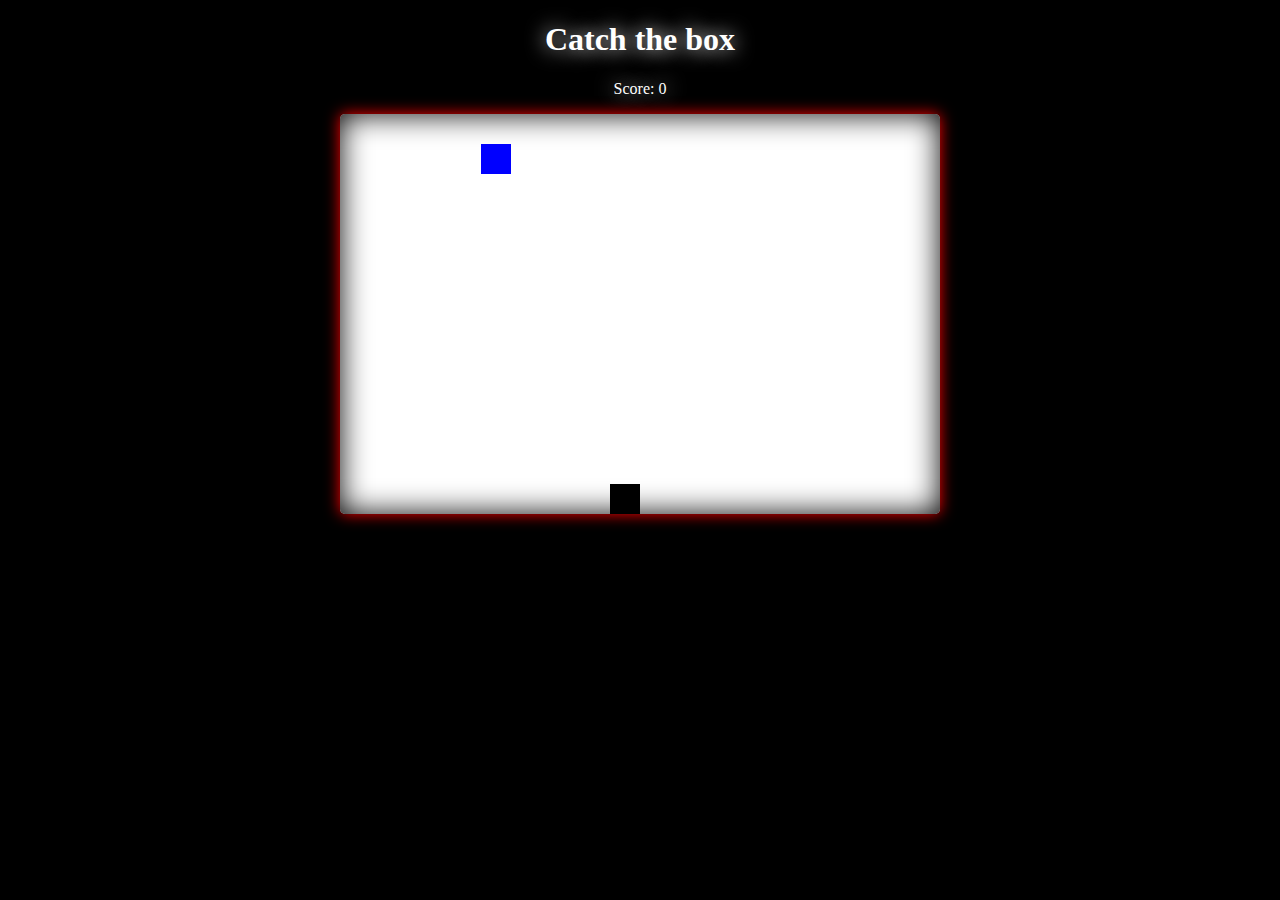
<file: catch-box/index.html>
<!DOCTYPE html>
<html lang="en">
<head>
    <meta charset="UTF-8">
    <meta name="viewport" content="width=device-width, initial-scale=1.0">
    <title>Catch-box</title>
    <link rel="stylesheet" href="style.css">
</head>
<body>
    <h1>Catch the box</h1>
    <p>Score: <span id="score">0</span></p>
    <canvas id="canvas"></canvas>
    <script src="script.js"></script>
</body>
</html>
</file>
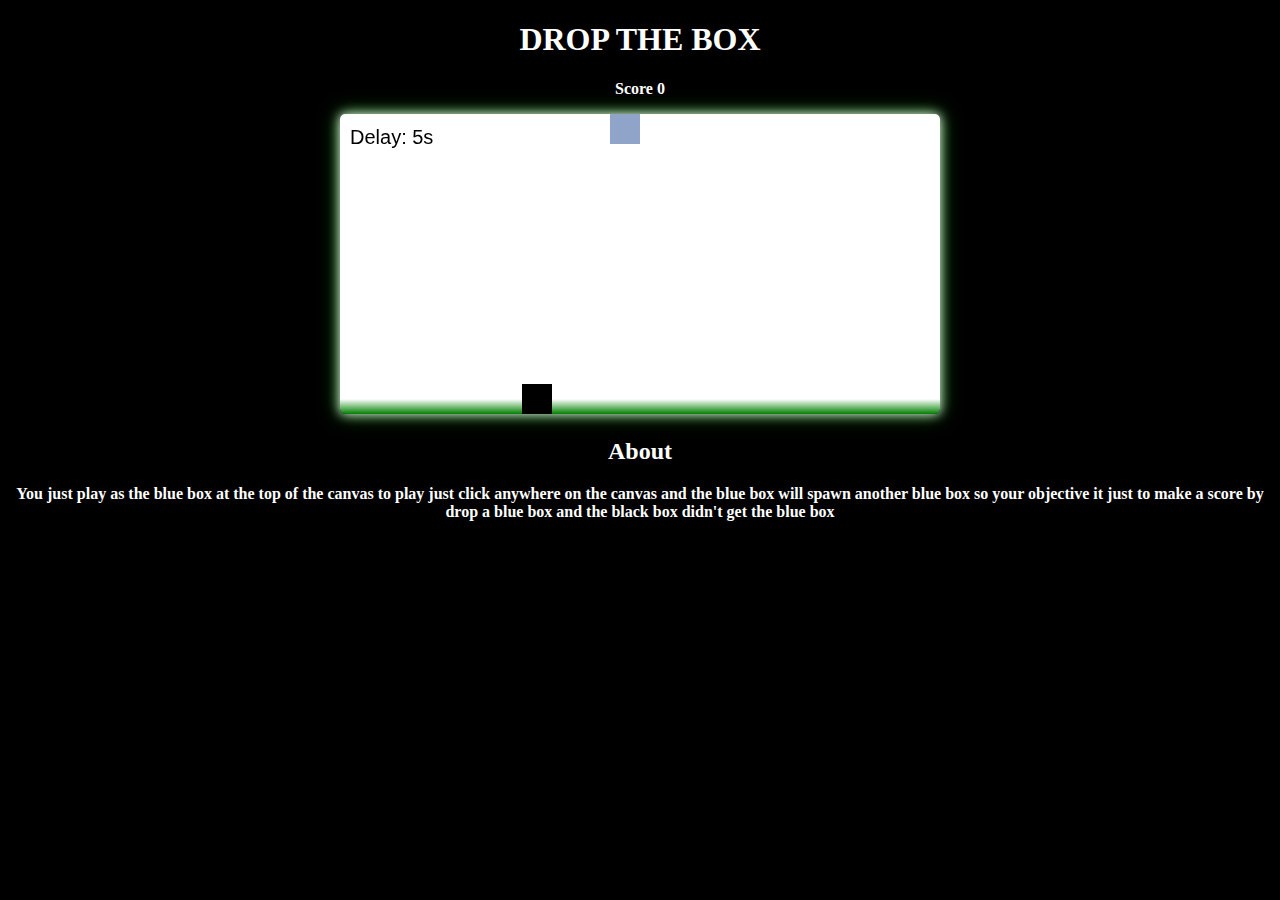
<file: drop-box/index.html>
<!DOCTYPE html>
<html lang="en">
<head>
    <meta charset="UTF-8">
    <meta name="viewport" content="width=device-width, initial-scale=1.0">
    <title>Drop-box</title>
    <link rel="stylesheet" href="style.css">
</head>
<body>
    <h1>DROP THE BOX</h1>

    <p>Score <span id="score">0</span></p>
    <canvas id="canvas">UPDATE YOUR BROWSER!</canvas>
    <h2>About</h2>
    <p>You just play as the blue box at the top of the canvas to play just click anywhere on the
        canvas and the blue box will spawn another blue box so your objective it just to make a 
        score by drop a blue box and the black box didn't get the blue box
    </p>
    <script src="script.js"></script>
</body>
</html>
</file>
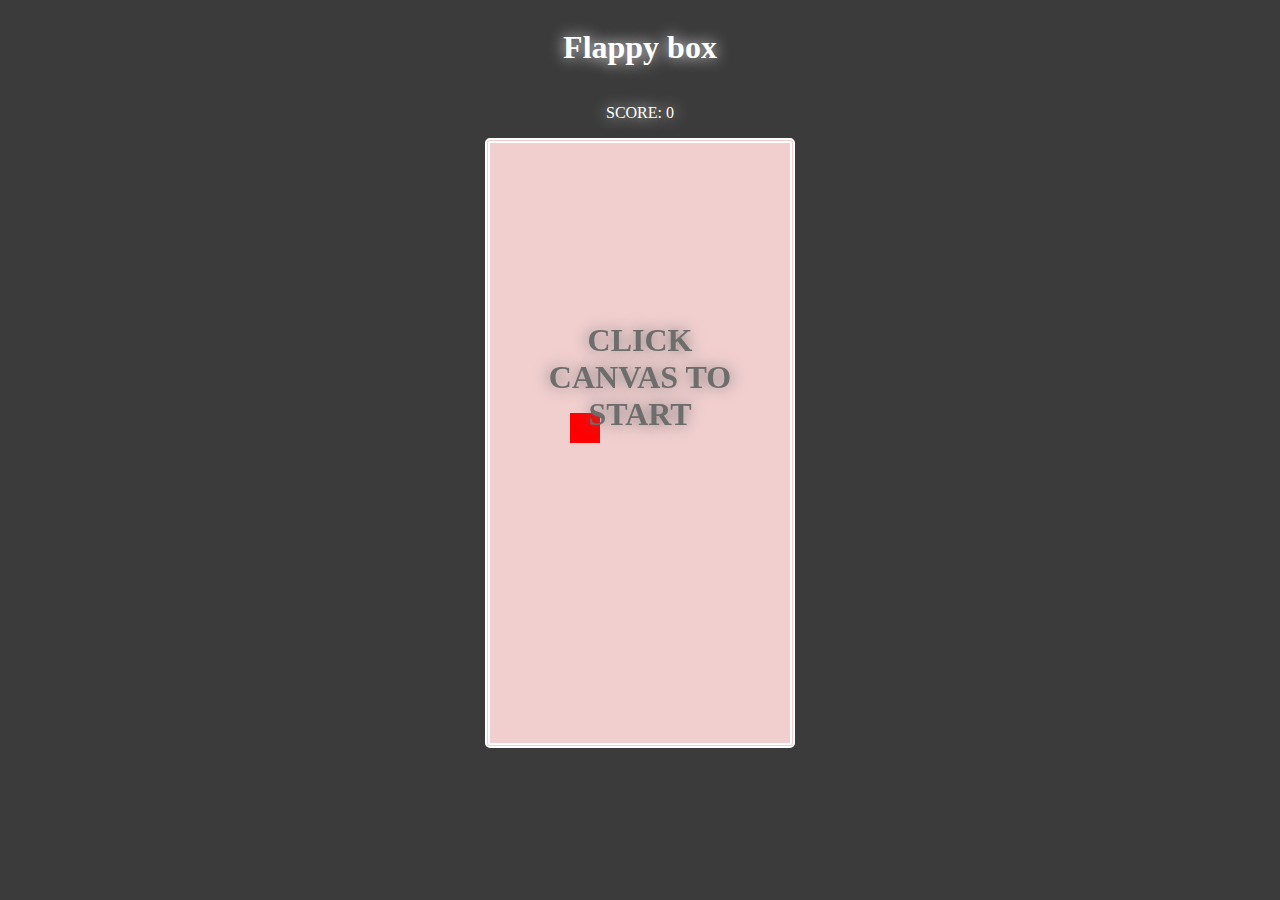
<file: flappy-bird/index.html>
<!DOCTYPE html>
<html lang="en">
<head>
    <meta charset="UTF-8">
    <meta name="viewport" content="width=device-width, initial-scale=1.0">
    <title>Flappy box</title>
    <link rel="stylesheet" href="styles.css">
</head>
<body>
    <h1>Flappy box</h1>
    <p>SCORE: <span id="scoreEl">0</span></p>
    <h1 id="start">CLICK CANVAS TO START</h1>
    <canvas id="canvas"></canvas>
    <script src="script.js"></script>
</body>
</html>
</file>
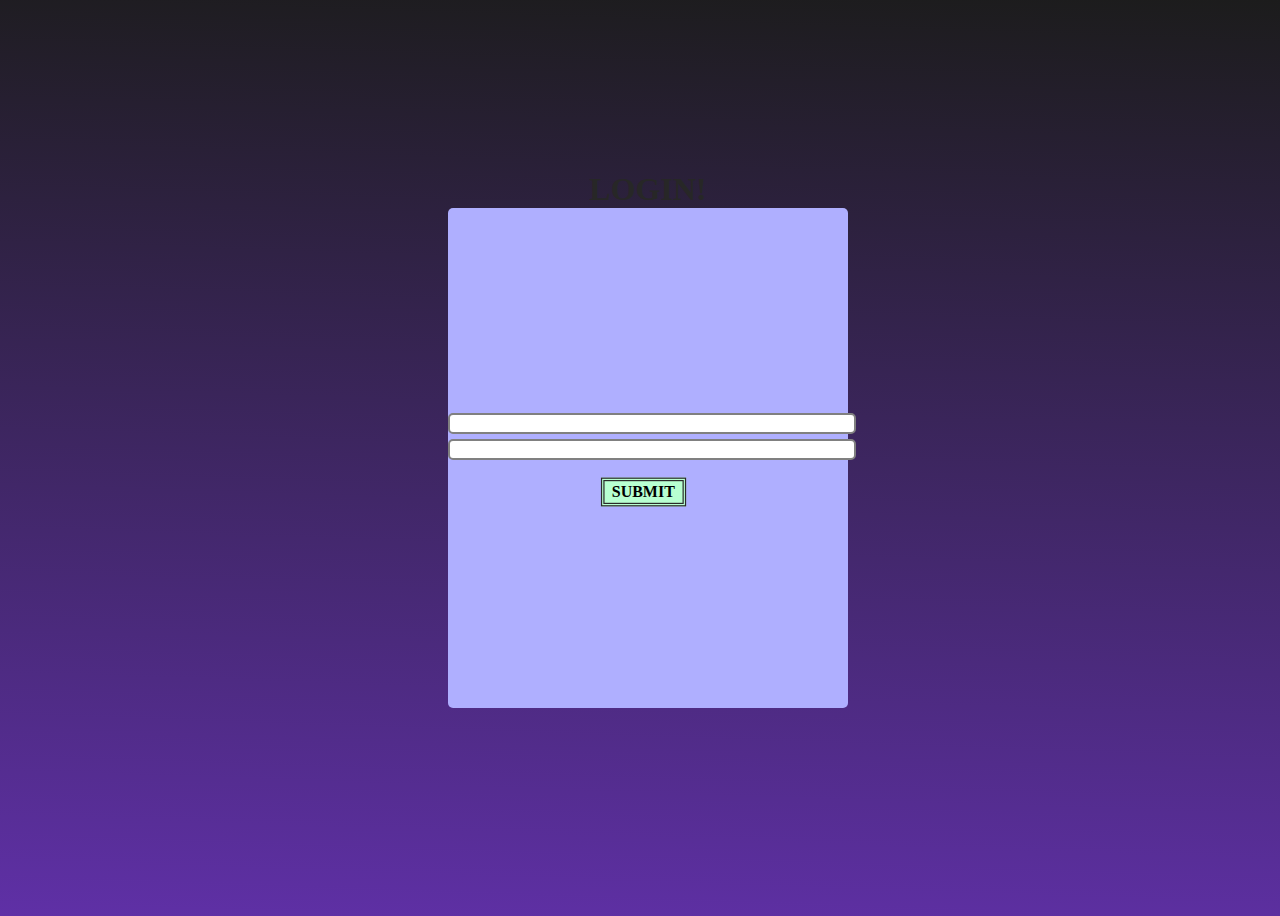
<file: login-form/index.html>
<!DOCTYPE html>
<html lang="en">
	<head>
		<meta charset="UTF-8" />
		<meta name="viewport" content="width=device-width, initial-scale=1.0" />
		<title>Login form</title>
		<link rel="stylesheet" href="styles.css" />
	</head>
	<body>
		<div class="background">
            <h1 id="output">LOGIN!</h1>
			<form>
                <input type="email" name="email" id="email" title="Your email needed" required>
                <input type="password" name="password" id="password" title="Write down your password pls" required>
                <button type="submit">SUBMIT</button>
			</form>
		</div>
	</body>
</html>
</file>
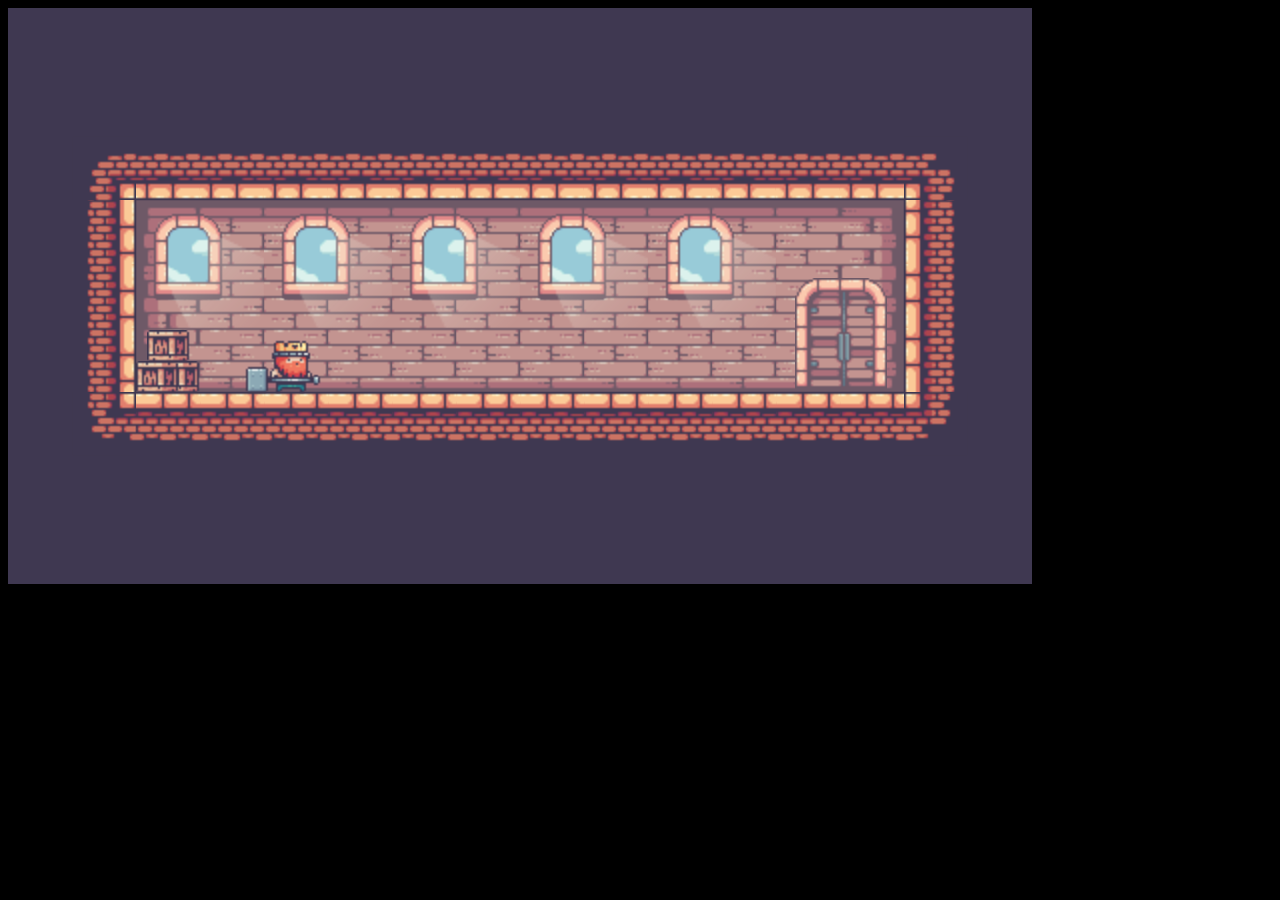
<file: platformer-maybe/index.html>
<!DOCTYPE html>
<html lang="en">
	<head>
		<meta charset="UTF-8" />
		<meta name="viewport" content="width=device-width, initial-scale=1.0" />

		<title>Learning multi room</title>

		<style>
			body {
				background-color: black;
			}

			canvas {
				image-rendering: pixelated;
			}
		</style>
	</head>
	<body>
		<canvas id="canvas">your computer didn't support canvas tag</canvas>

		<script src="https://cdnjs.cloudflare.com/ajax/libs/gsap/3.12.4/gsap.min.js"></script>
		<script src="./utils.js"></script>
		<script src="./Sprite.js"></script>
		<script src="./event_listener.js"></script>
		<script src="./Player.js"></script>
		<script src="./collisionLevel.js"></script>
		<script src="./collisions.js"></script>
		<script src="./main.js"></script>
	</body>
</html>
</file>
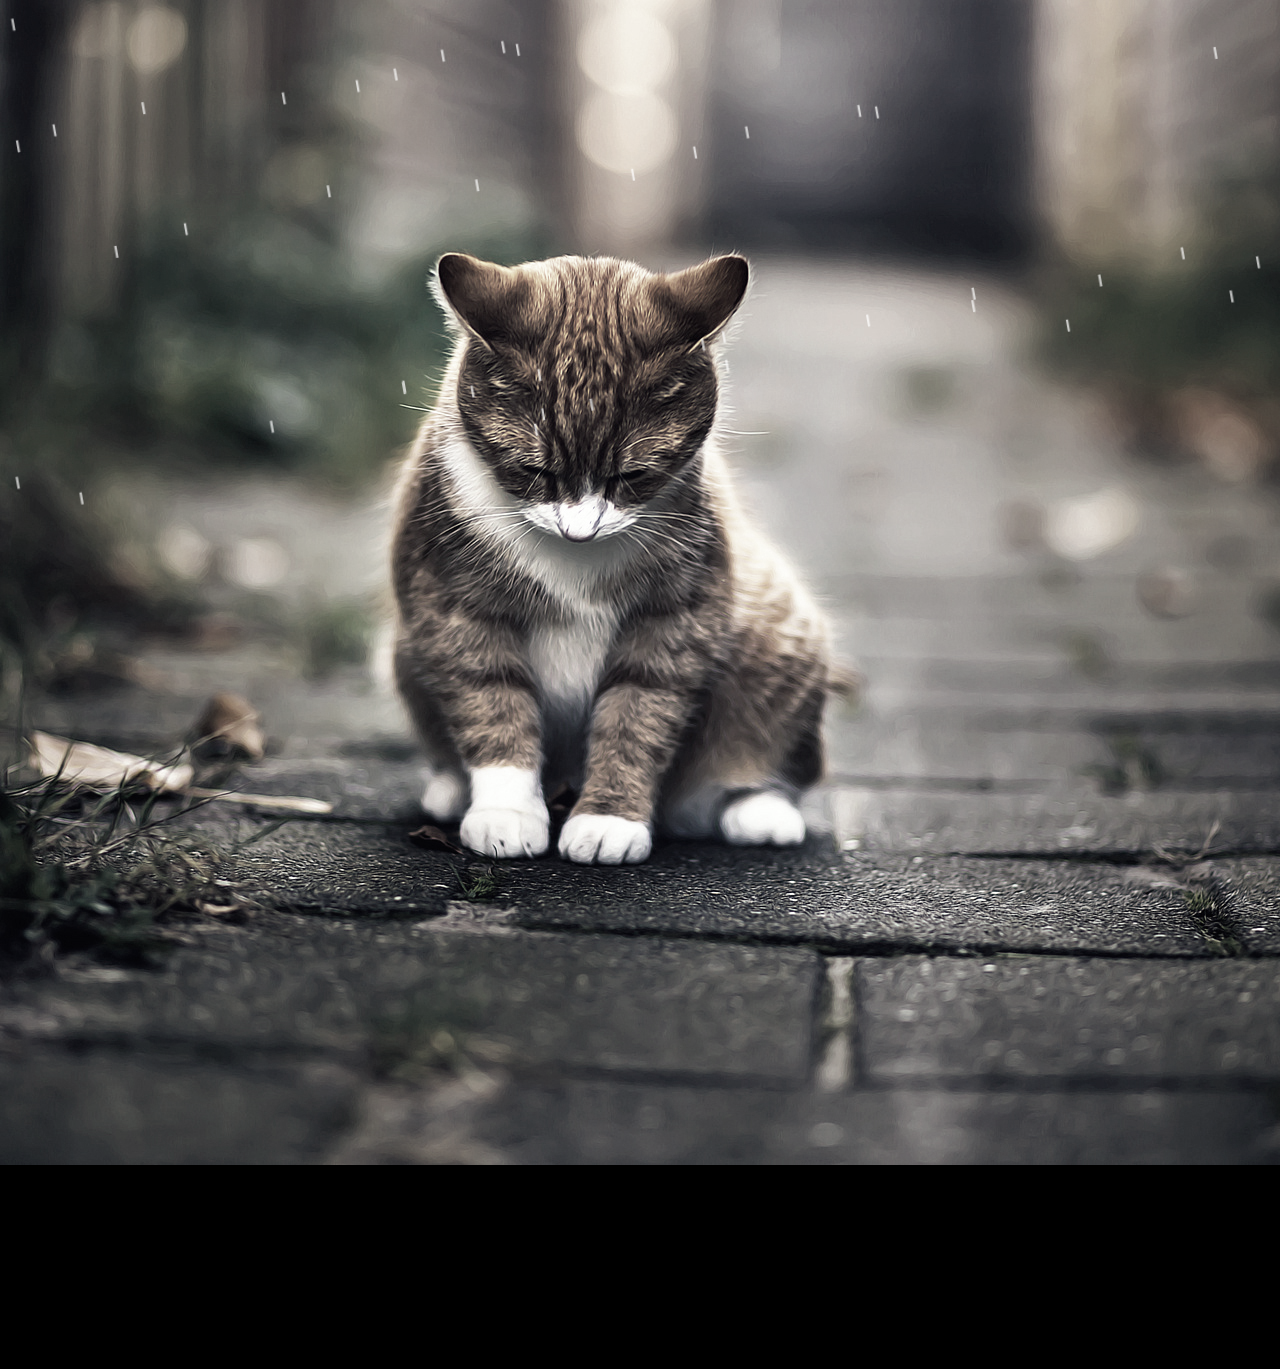
<file: rain-effect/index.html>
<!DOCTYPE html>
<html lang="en">
	<head>
		<meta charset="UTF-8" />
		<meta name="viewport" content="width=device-width, initial-scale=1.0" />
		<title>Document</title>
		<link rel="stylesheet" href="styles.css" />
	</head>
	<body>
        
        <div id="effect">
            <canvas id="rain"></canvas>
		</div>
        
        <img src="./732130.jpg" alt="">
        
		<script src="script.js"></script>
	</body>
</html>
</file>
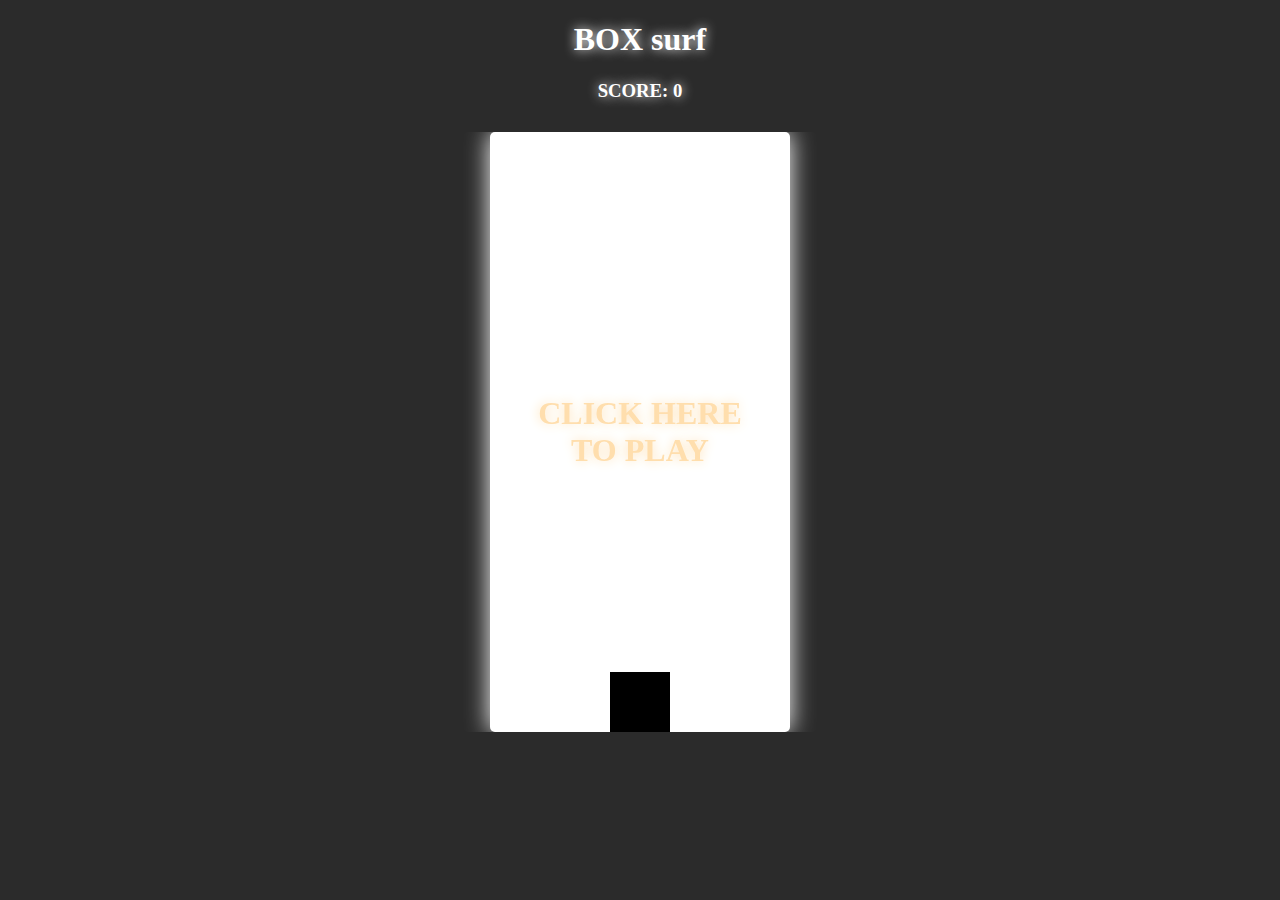
<file: subway-surf/index.html>
<!DOCTYPE html>
<html lang="en">
	<head>
		<meta charset="UTF-8" />
		<meta name="viewport" content="width=device-width, initial-scale=1.0" />
		<title>Subway surf (kinda)</title>

		<link rel="stylesheet" href="style.css" />
	</head>
	<body>
		<h1>BOX surf</h1>
        <h3>SCORE: <span id="score">0</span></h3>
		<div id="main">
            <h1 id="not-click">CLICK HERE TO PLAY</h1>
			<canvas id="canvas"></canvas>
		</div>
		<script src="script.js"></script>
	</body>
</html>
</file>
<file: catch-box/style.css>
body {
    background-color: black;
    color: white;
    text-shadow: 0 0 20px;
    text-align: center;
}

canvas {
    background-color: white;
    border-radius: 5px;
    box-shadow: 0 0 15px red, inset 0 0 30px black;
}
</file>
<file: drop-box/style.css>
body {
    background-color: black;
    color: white;
    text-align: center;
    font-weight: bold;
    font-family: 'Times New Roman', Times, serif;
    user-select: none;
}


/* ----------------------------------------------
 * Generated by Animista on 2023-12-10 14:17:36
 * Licensed under FreeBSD License.
 * See http://animista.net/license for more info. 
 * w: http://animista.net, t: @cssanimista
 * ---------------------------------------------- */

/**
 * ----------------------------------------
 * animation slide-in-elliptic-right-fwd
 * ----------------------------------------
 */
 @-webkit-keyframes slide-in-elliptic-right-fwd {
    0% {
      -webkit-transform: translateX(800px) rotateY(-30deg) scale(0);
              transform: translateX(800px) rotateY(-30deg) scale(0);
      -webkit-transform-origin: -100% 50%;
              transform-origin: -100% 50%;
      opacity: 0;
    }
    100% {
      -webkit-transform: translateX(0) rotateY(0) scale(1);
              transform: translateX(0) rotateY(0) scale(1);
      -webkit-transform-origin: -1800px 50%;
              transform-origin: -1800px 50%;
      opacity: 1;
    }
  }
  @keyframes slide-in-elliptic-right-fwd {
    0% {
      -webkit-transform: translateX(800px) rotateY(-30deg) scale(0);
              transform: translateX(800px) rotateY(-30deg) scale(0);
      -webkit-transform-origin: -100% 50%;
              transform-origin: -100% 50%;
      opacity: 0;
    }
    100% {
      -webkit-transform: translateX(0) rotateY(0) scale(1);
              transform: translateX(0) rotateY(0) scale(1);
      -webkit-transform-origin: -1800px 50%;
              transform-origin: -1800px 50%;
      opacity: 1;
    }
  }

  
canvas {
    background: linear-gradient(0deg, green, rgb(255, 255, 255) 5%);
    border-radius: 5px;
    box-shadow: 0 0 12px white, 0 0 20px green;
    -webkit-animation: slide-in-elliptic-right-fwd 0.7s cubic-bezier(0.250, 0.460, 0.450, 0.940) both;
            animation: slide-in-elliptic-right-fwd 0.7s cubic-bezier(0.250, 0.460, 0.450, 0.940) both;
}
</file>
<file: flappy-bird/styles.css>
body {
    display: flex;
    justify-content: center;
    align-items: center;
    flex-direction: column;
    background-color: rgb(59, 59, 59);
    color: white;
    text-shadow: 0 0 15px;
}

canvas {
    background-color: rgb(241, 207, 207);
    border-radius: 5px;
    border: double 5px white;
}

#start {
    position: absolute;
    width: 200px;
    text-align: center;
    color: rgb(109, 109, 108)
}

#gone {
    opacity: 0;
    transition: all 0.5s;
    position: absolute;
    width: 200px;
}
</file>
<file: login-form/styles.css>
body {
    background: linear-gradient(2deg, rgb(95, 48, 166), rgb(28, 28, 28));
    background-repeat: no-repeat;
    width: 100vw;
    height: 100vh;
    display: flex;
    justify-content: center;
    align-items: center;
}

.background {
    background-color: rgb(175, 175, 255);
    max-width: 400px;
    height: 500px;
    display: flex;
    justify-content: center;
    align-items: center;
    border-radius: 5px;
}

.background h1 {
    position: absolute;
    top: 150px;
    color: rgb(39, 39, 39);
}

.background input {
    width: 100%;
    height: 15px;
    margin-bottom: 5px;
    border-radius: 5px;
    box-shadow: 0;
    border: 2px solid gray;
    box-shadow: 0 0 0px black;
    transition: all 0.5s cubic-bezier(0.95, 0.05, 0.795, 0.035);
}

.background input:hover {
    background-color: rgb(61, 61, 61);
    color: white;
    box-shadow: 0 0 30px black;
    font-size: 15px;;
    height: 50px;
    transition: all 0.5s cubic-bezier(0.175, 0.885, 0.32, 1.275);
}

.background button {
    background-color: rgb(184, 255, 209);
    border: 3px double rgb(42, 42, 42);
    font-family: Cambria, Cochin, Georgia, Times, 'Times New Roman', serif;
    font-weight: bold;
    position: relative;
    left: 160px;
    transform: scale(1.2);
    transition: all .3s ease;
    margin-top: 15px;
}

.background button:hover {
    transform: scale(1.3);
}
</file>
<file: rain-effect/styles.css>
* {
	box-sizing: border-box;
	transition: all 0.5s;
}

body {
	background-color: black;
	padding: 0;
	margin: 0;
	overflow: hidden;
	color: white;
	text-align: center;
}

#effect {
	transition: all 0.5s;
	display: flex;
	justify-content: center;
	align-items: center;
	width: 100vw;
	height: 100%;
	transform: rotate(-10deg);
	position: absolute;
	z-index: 1;
}

canvas {
	opacity: 0.7;
}

img {
	filter: grayscale(90%) contrast(1) saturate(3);
	object-fit: fill;
	object-position: center;
	position: relative;
	bottom: 200px;
	right: 400px;
}

h1 {
	z-index: 3;
}
</file>
<file: subway-surf/style.css>
* {
    transition: all 0.5s;
}

body {
	background-color: rgb(43, 43, 43);
    text-align: center;
color: white;
text-shadow: 0 0 12px ;
}

#canvas {
	background-color: rgb(255, 255, 255);
	border-radius: 5px;
	box-shadow: 0 0 25px white;
}

#main {
    display: flex;
	justify-content: center;
	align-items: center;
	overflow: hidden;
    margin: 30px;
}

#main #not-click {
    position: absolute;
    width: 230px;
    color: navajowhite;
    transition: all 0.5s;
}

#main #has-click {
opacity: 0;
    transition: all 0.5s;
    position: absolute;
    width: 230px;
}
</file>
